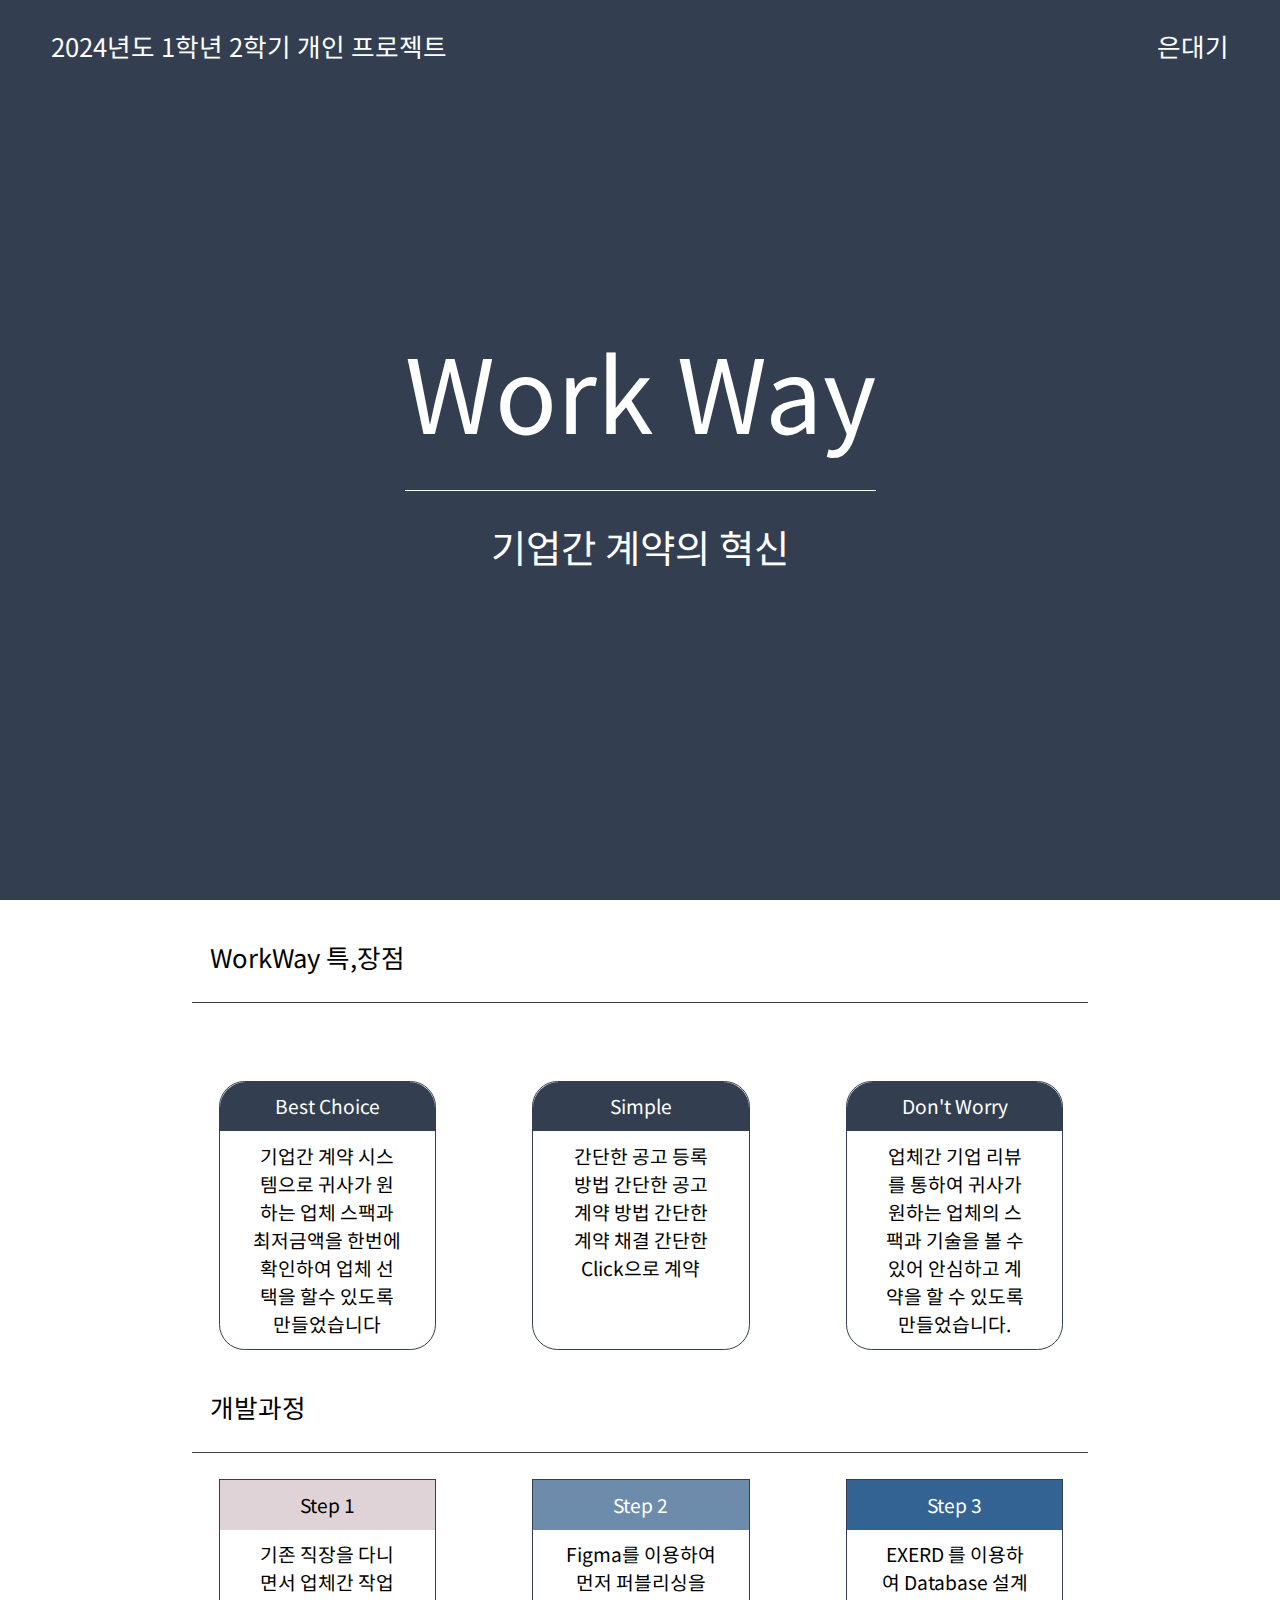
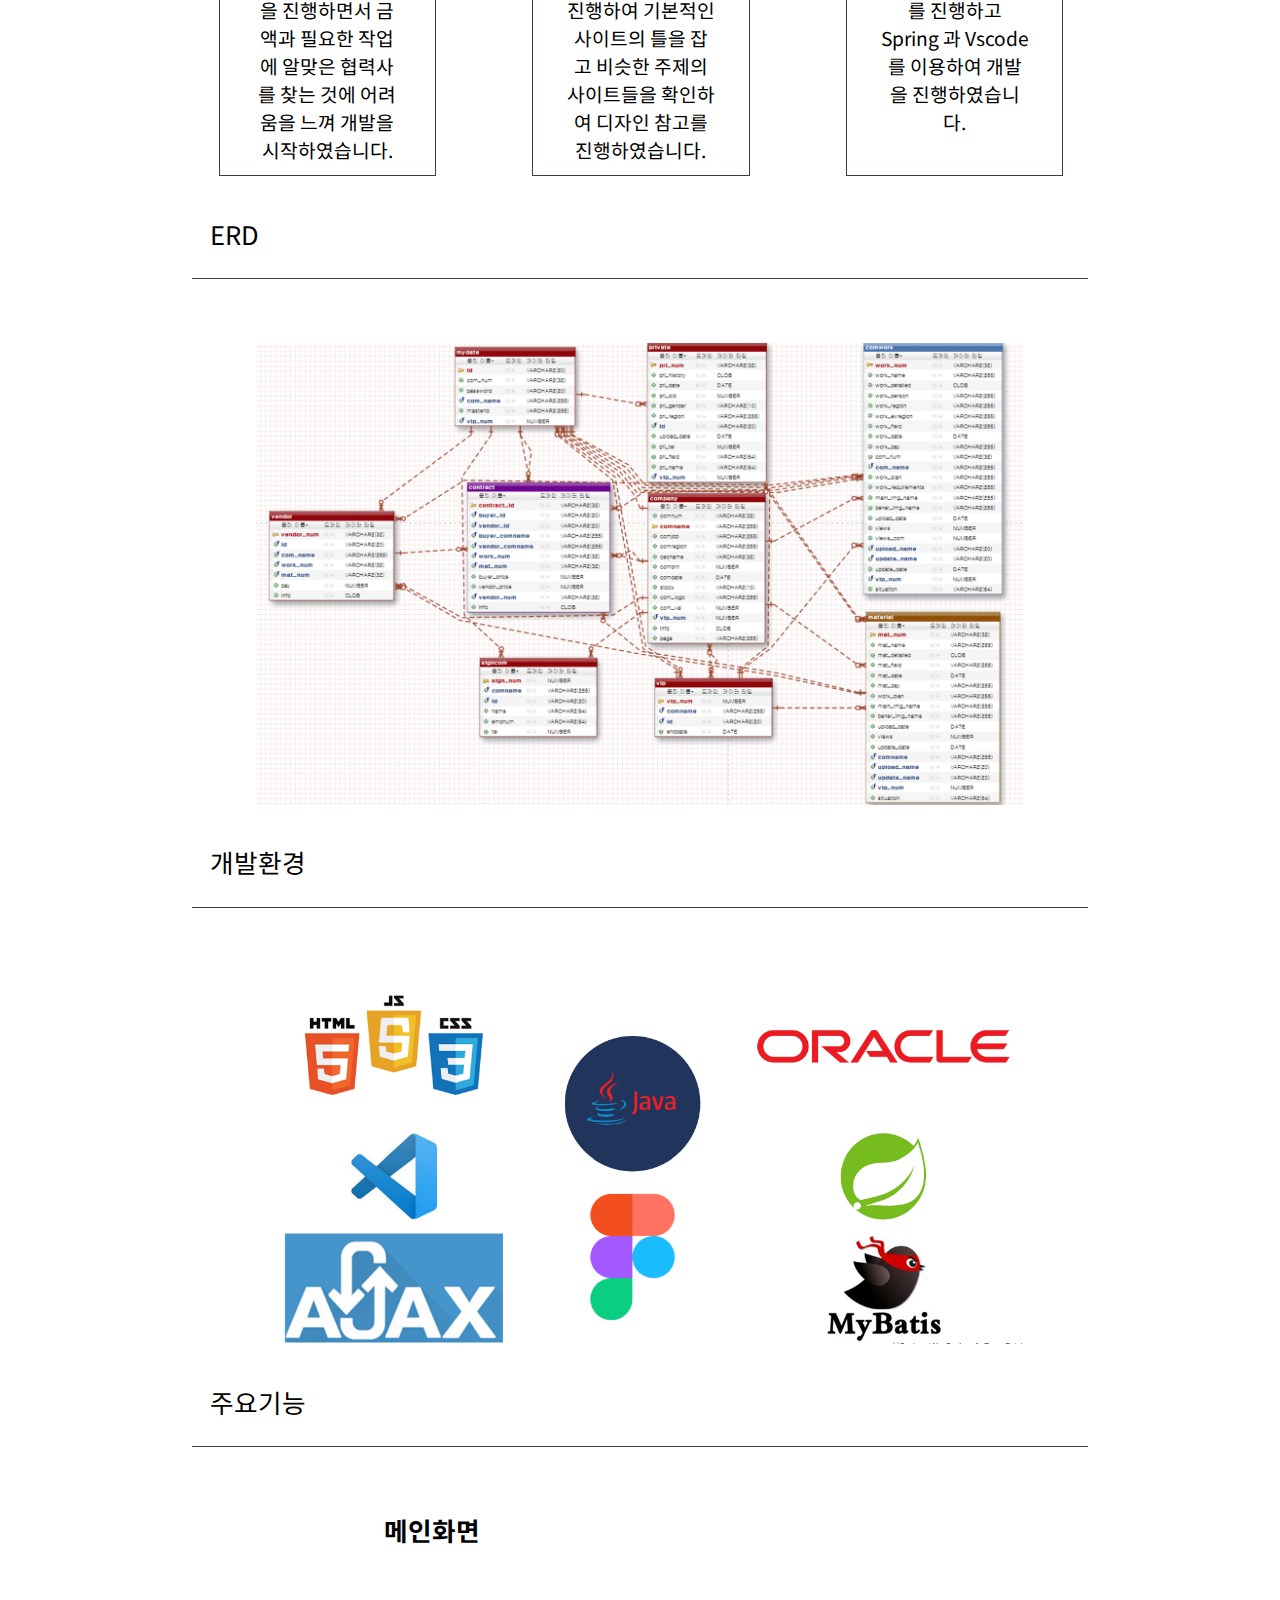
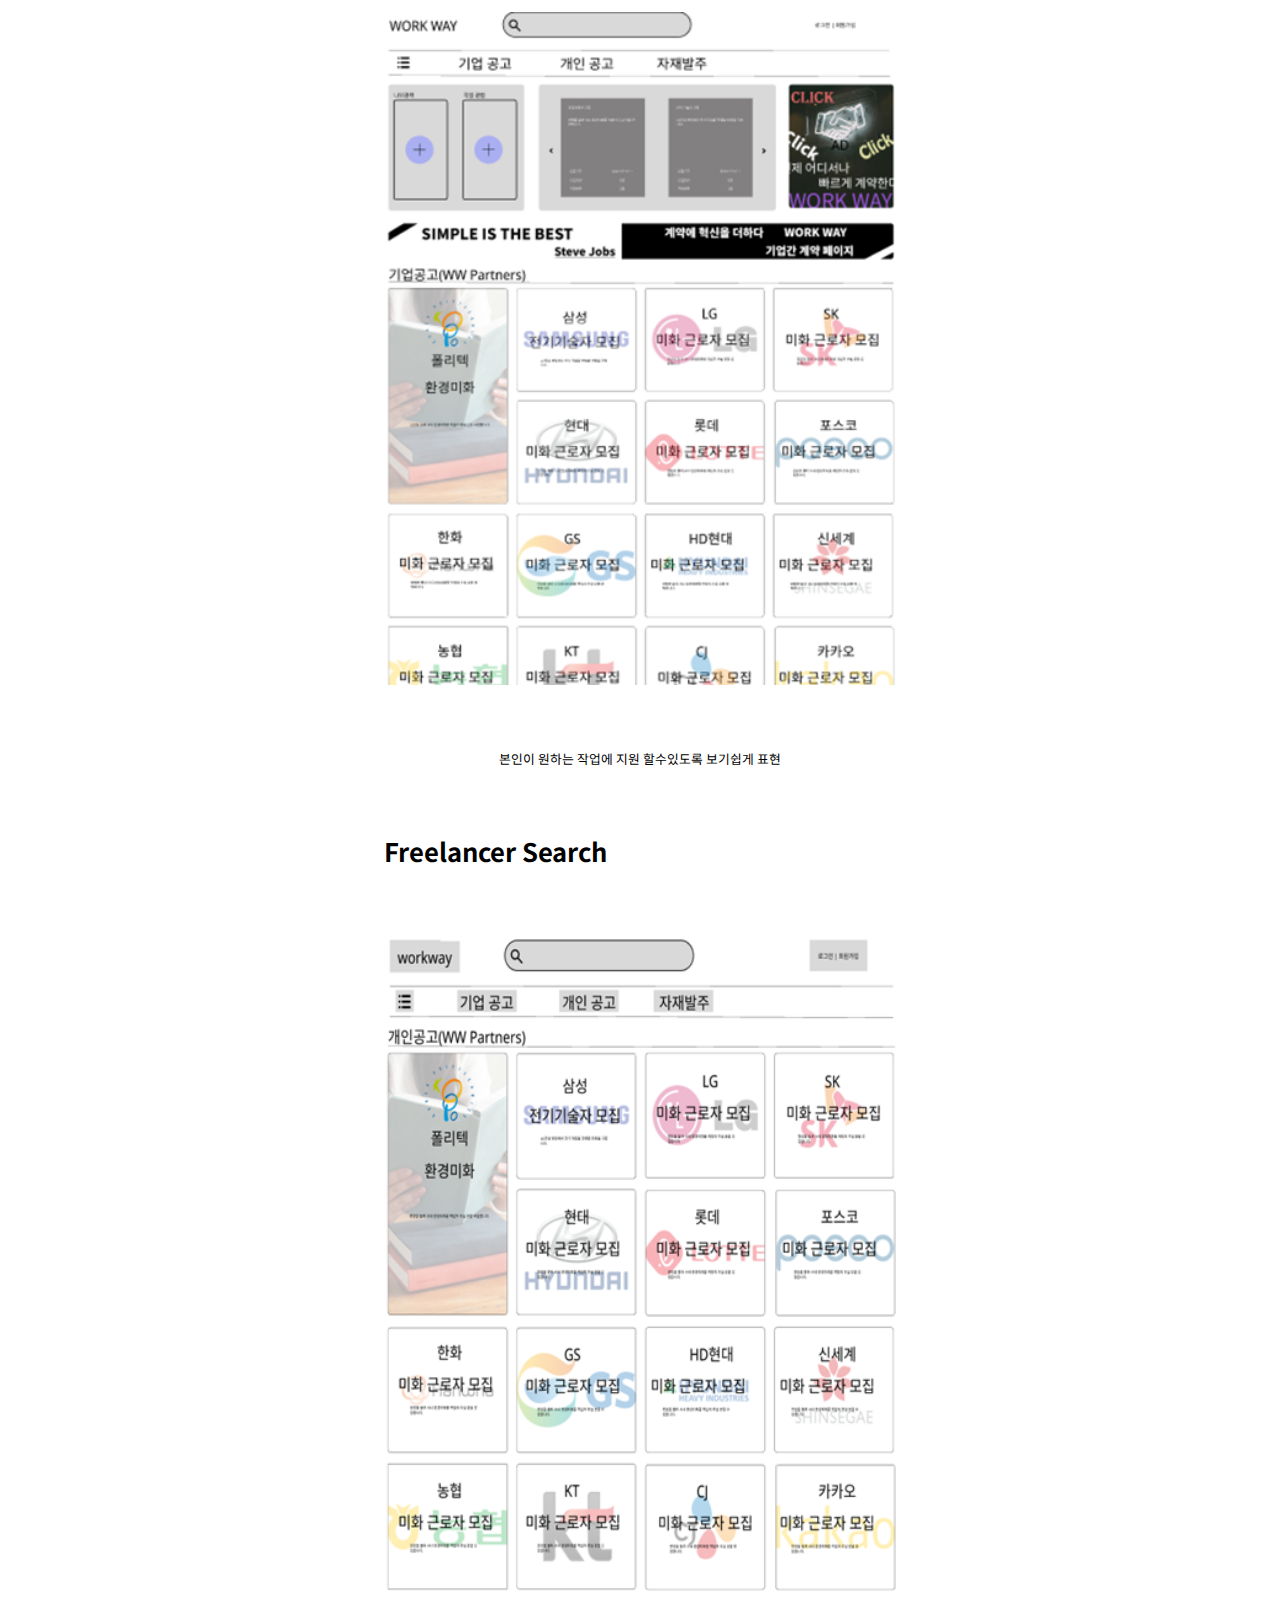
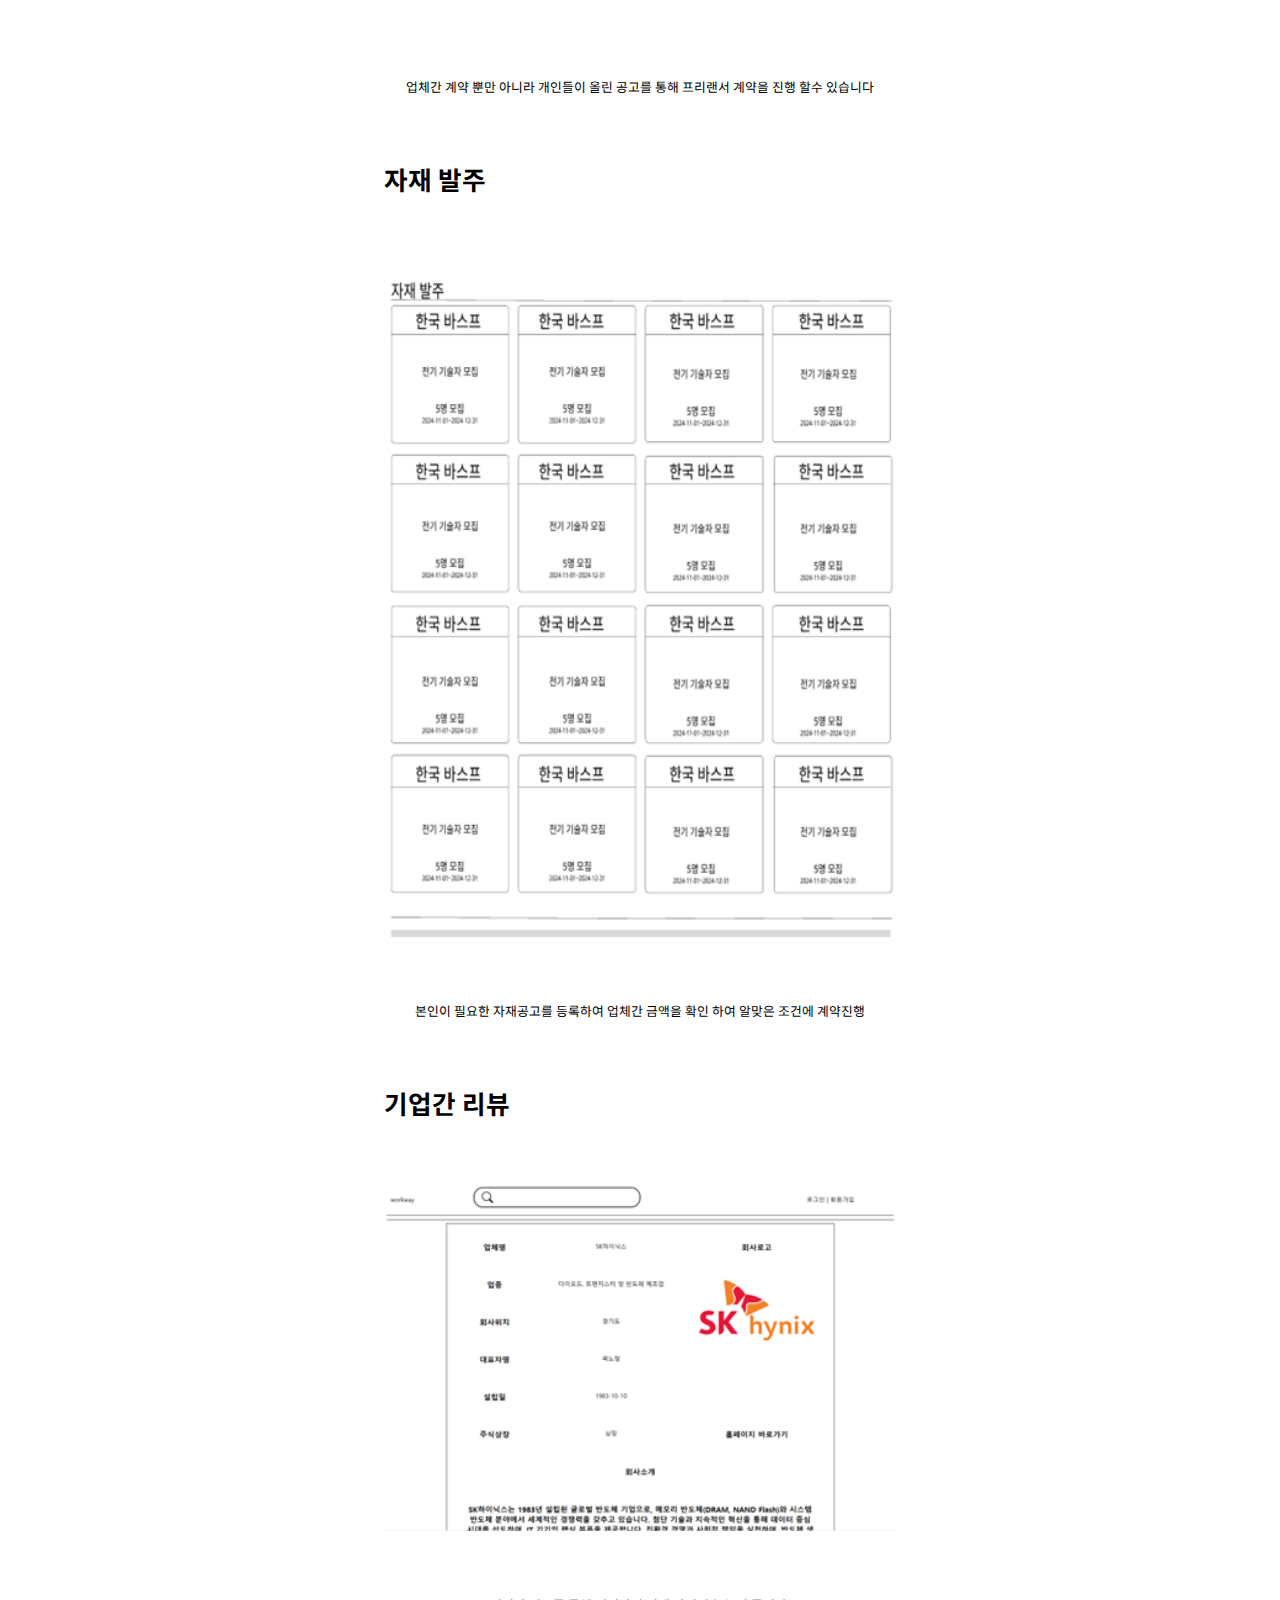
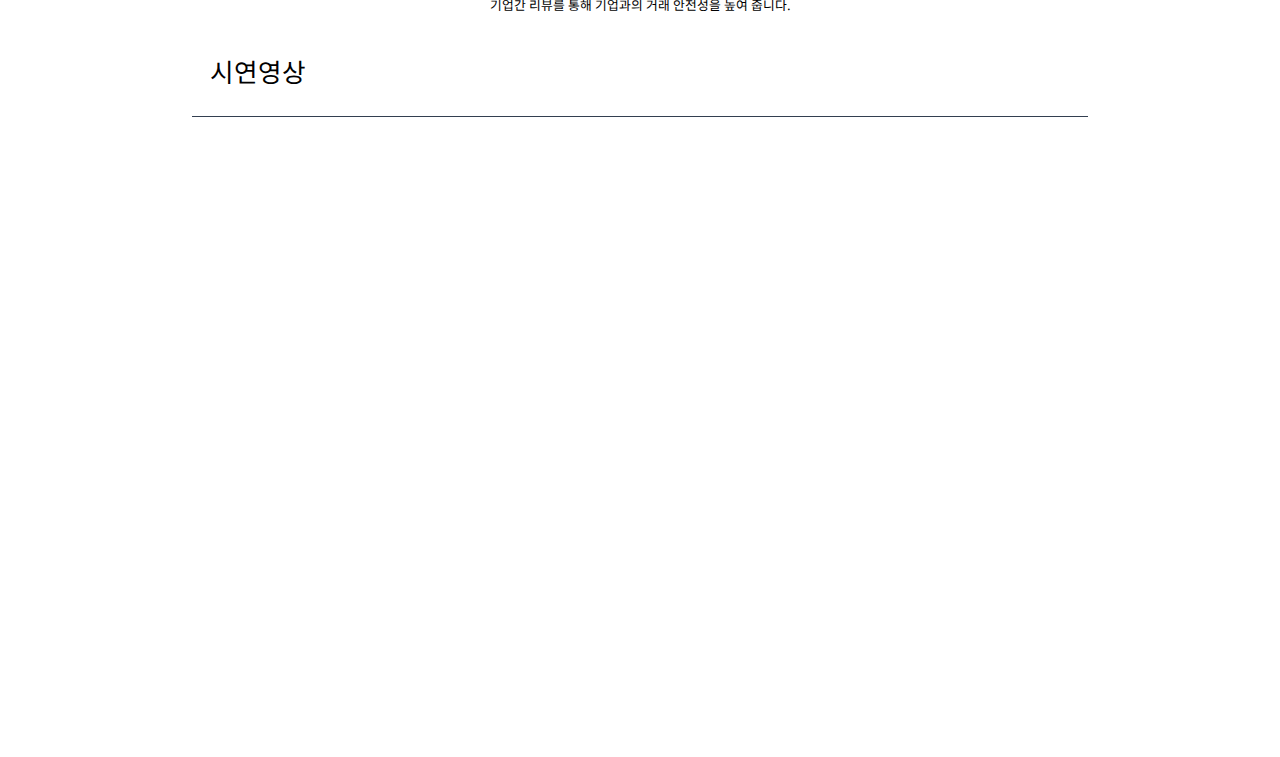
<file: WorkWay/WorkWayinfo.html>
<!DOCTYPE html>
<html lang="en">

<head>
    <meta charset="UTF-8">
    <meta name="viewport" content="width=device-width, initial-scale=1.0">
    <link rel="stylesheet" href="css/WorkWayinfo.css">
    <link rel="preconnect" href="https://fonts.googleapis.com">
    <link rel="preconnect" href="https://fonts.gstatic.com" crossorigin>
    <link href="https://fonts.googleapis.com/css2?family=Noto+Sans+KR:wght@100..900&display=swap" rel="stylesheet">
    <title>WorkWay</title>
</head>

<body>
    <div id="head">
        <div>2024년도 1학년 2학기 개인 프로젝트</div>
        <div>은대기</div>
    </div>
    <main>
        <section id="one">
            <div>Work Way</div>
            <div>기업간 계약의 혁신</div>
        </section>
        <section id="two">
            <div class="SectionTi">
                <div>WorkWay 특,장점</div>
            </div>
            <div>
                <div>
                    <div>Best Choice</div>
                    <div>
                        기업간 계약 시스템으로
                        귀사가 원하는 업체
                        스팩과 최저금액을 한번에 확인하여 업체 선택을
                        할수 있도록 만들었습니다
                    </div>
                </div>
                <div>
                    <div>Simple</div>
                    <div>
                        간단한 공고 등록 방법
                        간단한 공고 계약 방법
                        간단한 계약 채결
                        간단한 Click으로 계약
                    </div>

                </div>
                <div>
                    <div>Don't Worry</div>
                    <div>
                        업체간 기업 리뷰를 통하여
                        귀사가 원하는 업체의 스팩과
                        기술을 볼 수있어 안심하고
                        계약을 할 수 있도록
                        만들었습니다.
                    </div>
                </div>
            </div>
        </section>
        <section id="three">
            <div class="SectionTi">
                <div>개발과정</div>
            </div>
            <div>
                <div>
                    <div>Step 1</div>
                    <div>
                        기존 직장을 다니면서
                        업체간 작업을 진행하면서 금액과 필요한 작업에 알맞은 협력사를 찾는 것에 어려움을 느껴 개발을 시작하였습니다.

                    </div>
                </div>
                <div>
                    <div>Step 2</div>
                    <div>
                        Figma를 이용하여 먼저 퍼블리싱을 진행하여 기본적인 사이트의 틀을 잡고 비슷한 주제의 사이트들을 확인하여 디자인 참고를 진행하였습니다.
                    </div>

                </div>
                <div>
                    <div>Step 3</div>
                    <div>
                        EXERD 를 이용하여 Database 설계를 진행하고 Spring 과 Vscode를 이용하여 개발을 진행하였습니다.
                    </div>
                </div>
            </div>
        </section>
        <section id="four">
            <div class="SectionTi">
                <div>ERD</div>
            </div>
            <img src="img/image.png" alt="">
            <div class="SectionTi">
                <div>개발환경</div>
            </div>
            <img src="img/tool.png" alt="">
        </section>
        <section id="five">
            <div class="SectionTi">
                <div>주요기능</div>
            </div>
            <div class="pageTi">
                <div>
                    메인화면
                </div>
            </div>
            <img src="img/main.png" alt="">
            <div class="pageinfo">본인이 원하는 작업에 지원
                할수있도록 보기쉽게 표현
            </div>
            <div class="pageTi">
                <div>
                    Freelancer Search
                </div>
            </div>
            <img src="img/pre.png" alt="">
            <div class="pageinfo">
                업체간 계약 뿐만 아니라
                개인들이 올린 공고를 통해
                프리랜서 계약을 진행 할수 있습니다
            </div>
            <div class="pageTi">
                <div>
                    자재 발주
                </div>
            </div>
            <img src="img/mat.png" alt="">
            <div class="pageinfo">
                본인이 필요한 자재공고를
                등록하여 업체간 금액을 확인
                하여 알맞은 조건에 계약진행
            </div>
            <div class="pageTi">
                <div>
                    기업간 리뷰
                </div>
            </div>
            <img src="img/review.png" alt="">
            <div class="pageinfo">
                기업간 리뷰를 통해 기업과의
                거래 안전성을 높여 줍니다.
            </div>
        </section>
        <section id="six">
            <div class="SectionTi">
                <div>시연영상</div>
            </div>
            <div>
                <iframe width="560" height="315" src="https://www.youtube.com/embed/vHlZUhXfUCw?si=_8W-rFC04L4eWyVF"
                    title="YouTube video player" frameborder="0"
                    allow="accelerometer; autoplay; clipboard-write; encrypted-media; gyroscope; picture-in-picture; web-share"
                    referrerpolicy="strict-origin-when-cross-origin" allowfullscreen></iframe>
            </div>
        </section>
    </main>
</body>

</html>
</file>
<file: WorkWay/css/WorkWayinfo.css>
body {
    margin: 0;
    padding: 0;
    background-color: #333F50;
    font-family: "Noto Sans KR", sans-serif;
}

#head {
    width: 100%;
    height: 10vh;
    color: white;
    display: grid;
    grid-template-columns: 80% 20%;
    align-items: center;
    font-size: 4vw;
}

#head :nth-child(1) {
    margin-left: 5%;
}

section {
    width: 100%;
    display: flex;
    flex-direction: column;
    align-items: center;
    background-color: white;
}

#one {
    background-color: #333F50;
    height: 90vh;
    color: white;
}

#one> :nth-child(1) {
    margin-top: 25vh;
    font-size: 15vw;
    padding-bottom: 3vh;
    border-bottom: 1px solid;
}

#one> :nth-child(2) {
    padding-top: 3vh;
    font-size: 5vw;
}

.SectionTi {
    margin-top: 3%;
    font-size: 4vw;
    background-color: white;
    width: 100%;
    border-bottom: 1px solid #333F50;
}

.SectionTi>div:nth-child(1) {
    margin-bottom: 3%;
    margin-left: 2%;
}

#two>div:nth-child(2)>div {
    margin-top: 5%;
    margin-left: 10%;
    width: 80%;
    border: 1px solid #333F50;
    font-size: 4vw;
    text-align: center;
}

#two>div:nth-child(2)>div>div:nth-child(1) {
    text-align: center;
    background-color: #333F50;
    font-size: 4vw;
    color: white;
    padding: 5%;
}

#two>div:nth-child(2)>div>div:nth-child(2) {
    text-align: center;
    font-size: 3vw;
    padding: 5%;
}

#two>div:nth-child(2) {
    margin-top: 5%;
    width: 80%;
}

#three>div:nth-child(2)>div {
    margin-top: 5%;
    margin-left: 10%;
    width: 80%;
    border: 1px solid #333F50;
    font-size: 4vw;
    text-align: center;
}

#three>div:nth-child(2)>div>div:nth-child(1) {
    text-align: center;
    font-size: 4vw;
    color: white;
    padding: 5%;
}

#three>div:nth-child(2)>div:nth-child(1)>div:nth-child(1) {
    background-color: #DFD3D7;
}

#three>div:nth-child(2)>div:nth-child(2)>div:nth-child(1) {
    background-color: #6D8CAC;
}

#three>div:nth-child(2)>div:nth-child(3)>div:nth-child(1) {
    background-color: #326393;
}

#three>div:nth-child(2)>div>div:nth-child(2) {
    text-align: center;
    font-size: 3vw;
    padding: 5%;
}

#three>div:nth-child(2) {
    margin-top: 1%;
    width: 80%;
}

section>img {
    margin-top: 9%;
    width: 80%;
}

.pageTi {
    width: 100%;
    margin-top: 5%;
    font-weight: bold;
}

.pageTi>div {
    margin-left: 10%;
    font-size: 3vw;
}

.pageinfo {
    margin-top: 5%;
    width: 80%;
    font-size: 3vw;
    text-align: center;
}

#six>div:nth-child(2) {
    margin-top: 10%;
    margin-bottom: 20%;
}

@media only screen and (min-width: 800px) {
    #head {
        font-size: 2vw;
    }

    #head :nth-child(2) {
        text-align: right;
        margin-right: 20%;
    }

    #one> :nth-child(1) {
        font-size: 8vw;
    }

    #one> :nth-child(2) {
        font-size: 3vw;
    }

    .SectionTi {
        width: 70%;
        margin-top: 3%;
        font-size: 2vw;
    }

    .SectionTi>div:nth-child(1) {
        margin-bottom: 3%;
    }

    #two>div:nth-child(2)>div {
        margin-top: 5%;
        margin-left: 10%;
        width: 80%;
        border: 1px solid #333F50;
        border-radius: 2vw;
        text-align: center;
    }

    #two>div:nth-child(2)>div>div:nth-child(1) {
        border-radius: 2vw 2vw 0 0;
        text-align: center;
        background-color: #333F50;
        font-size: 1.5vw;
        color: white;
        padding: 5%;
    }

    #two>div:nth-child(2)>div>div:nth-child(2) {
        margin-left: 10%;
        width: 70%;
        text-align: center;
        font-size: 1.5vw;
        padding: 5%;
    }

    #two>div:nth-child(2) {
        width: 70%;
        display: grid;
        grid-template-columns: repeat(3, 1fr);
        column-gap: 5%;
    }

    #three>div:nth-child(2)>div {
        margin-top: 5%;
        margin-left: 10%;
        width: 80%;
        border: 1px solid #333F50;
        font-size: 2vw;
        text-align: center;
    }

    #three>div:nth-child(2)>div>div:nth-child(1) {
        text-align: center;
        font-size: 1.5vw;
        color: white;
        padding: 5%;
    }

    #three>div:nth-child(2)>div:nth-child(1)>div:nth-child(1) {
        color: black;
        background-color: #DFD3D7;
    }

    #three>div:nth-child(2)>div:nth-child(2)>div:nth-child(1) {
        background-color: #6D8CAC;
    }

    #three>div:nth-child(2)>div:nth-child(3)>div:nth-child(1) {
        background-color: #326393;
    }

    #three>div:nth-child(2)>div>div:nth-child(2) {
        margin-left: 10%;
        width: 70%;
        text-align: center;
        font-size: 1.5vw;
        padding: 5%;
    }

    #three>div:nth-child(2) {
        width: 70%;
        display: grid;
        grid-template-columns: repeat(3, 1fr);
        column-gap: 5%;
    }
    #five > img {
        width: 40%;
    }
    section > img {
        margin-top: 5%;
        width: 60%;
    }

    .pageTi {
        width: 50%;
    }

    .pageTi>div {
        margin-left: 10%;
        font-size: 2vw;
    }

    .pageinfo {
        margin-top: 5%;
        width: 50%;
        font-size: 1vw;
        text-align: center;
    }
    #six>div:nth-child(2) {
    margin-top: 5%;
    margin-bottom: 20%;
    }
}
</file>
